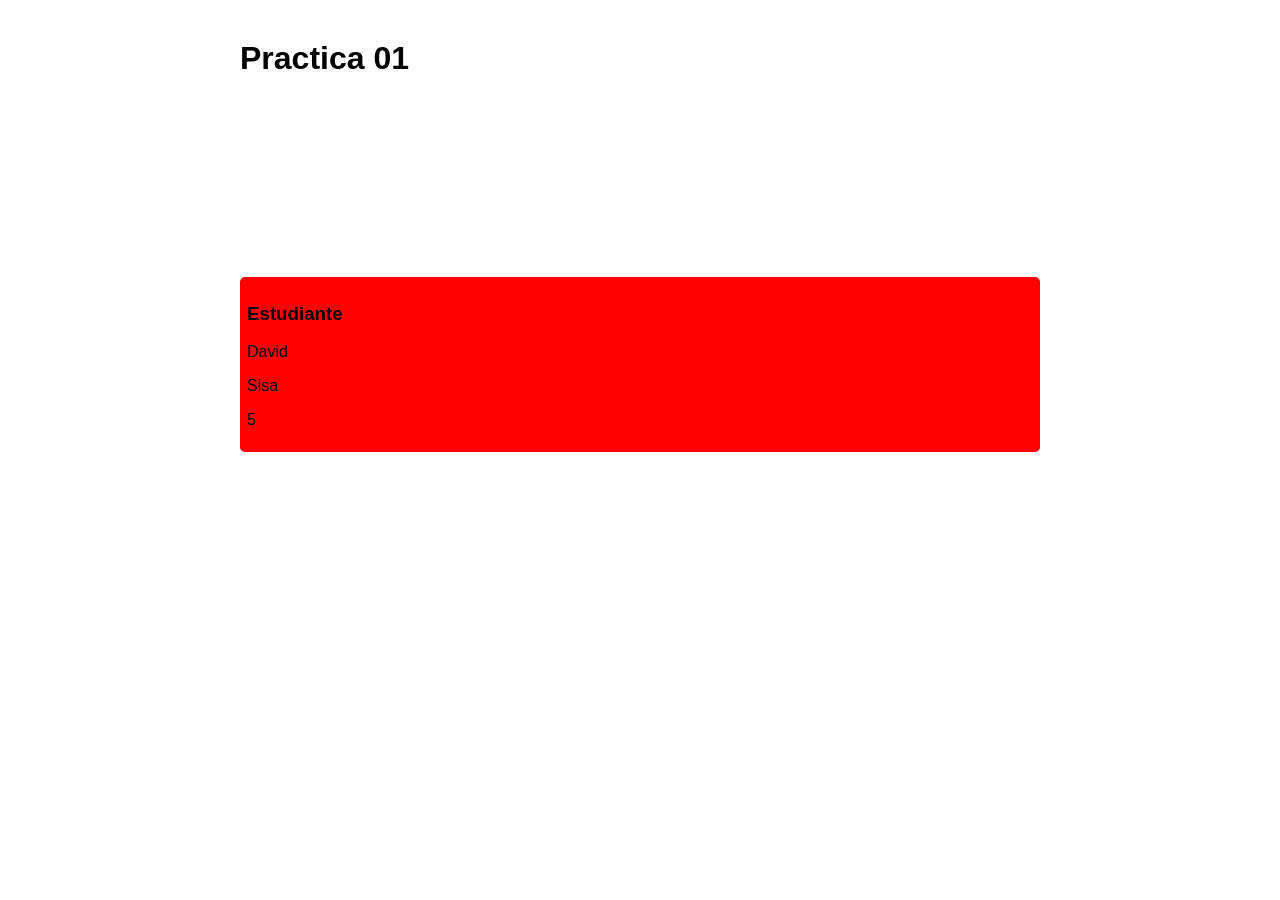
<file: 01-sintaxis/index.html>
<!DOCTYPE html>
<html lang="en">
<head>
    <meta charset="UTF-8">
    <meta name="viewport" content="width=device-width, initial-scale=1.0">
    <title>01-Sintaxis</title>
    <link rel="stylesheet" href="css/style.css">
</head>
<body>
    <h1>Practica 01</h1>
    <section id="info">
        <div class="card">
            <h3>Estudiante</h3>
            <p id="nombre"></p>
            <p id="apellido"></p>
            <p id="ciclo"></p>
        </div>
    </section>
    <script src="js/app.js" defer></script>
</body>
</html>
</file>
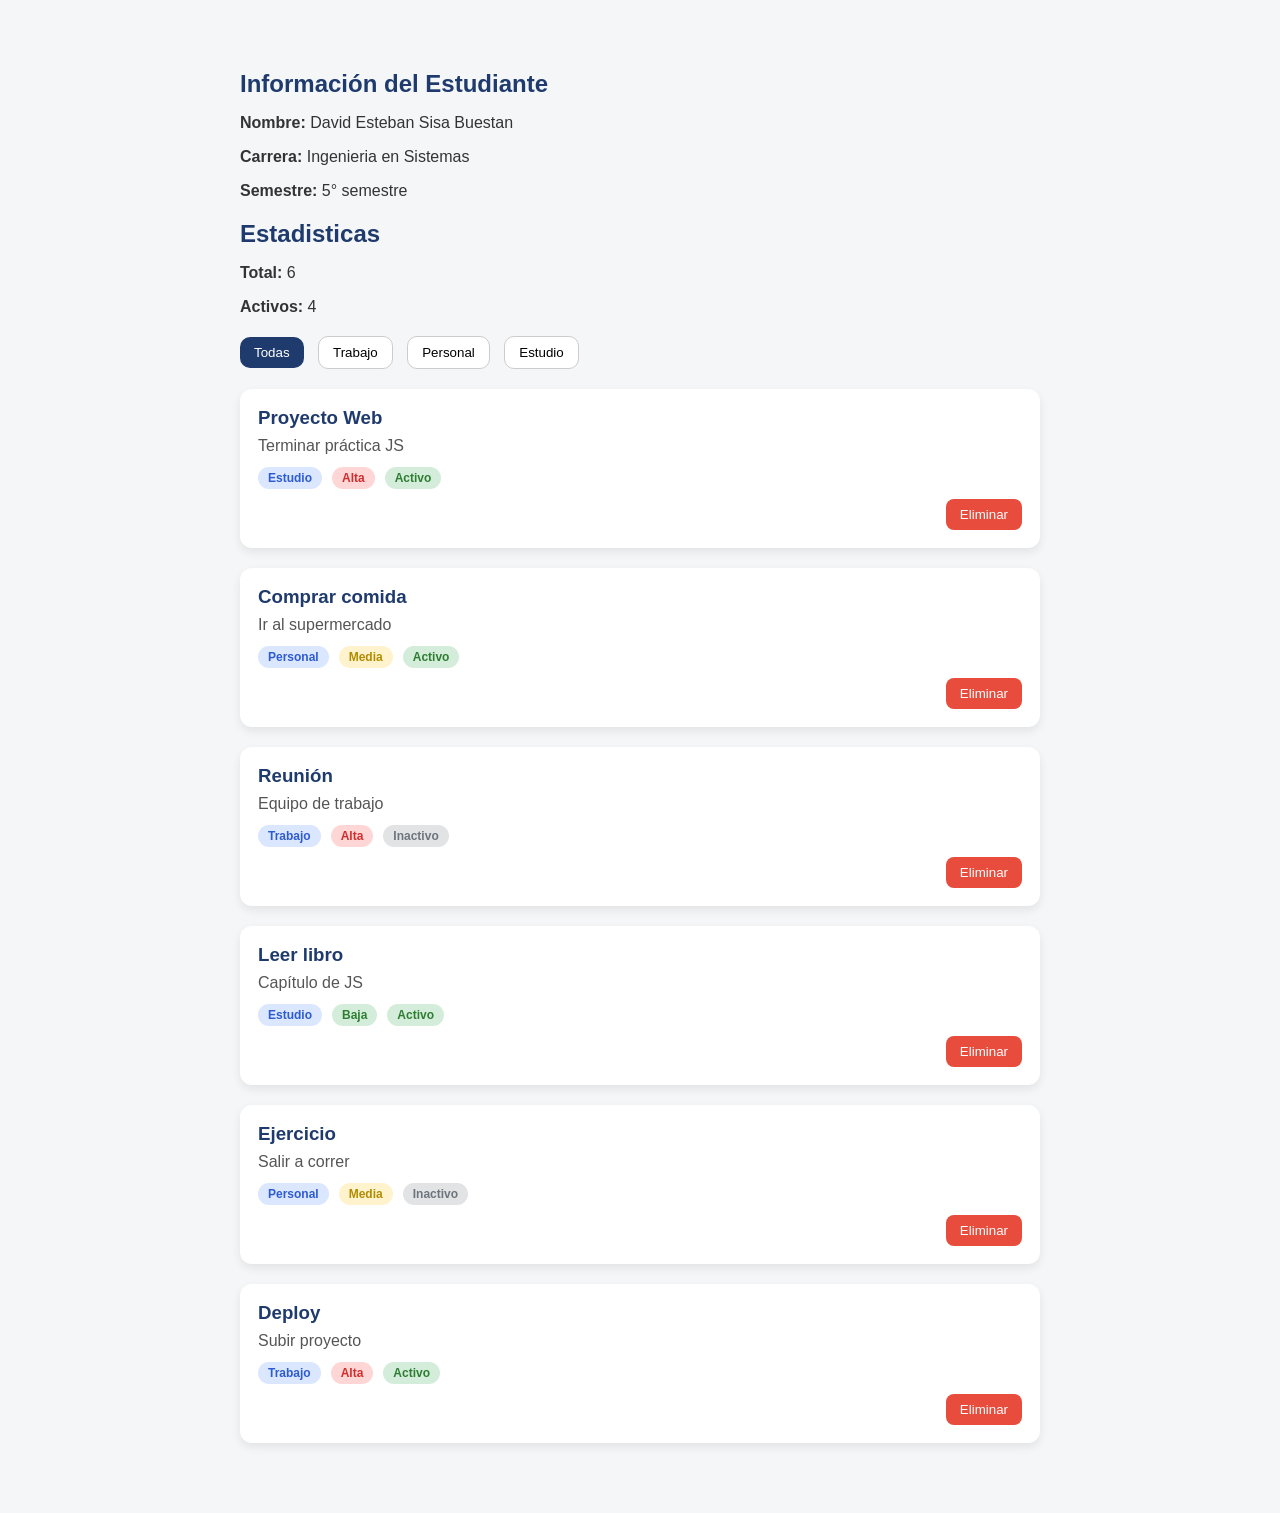
<file: 02-dom-basico/index.html>
<!DOCTYPE html>
<html lang="en">
<head>
    <meta charset="UTF-8">
    <meta name="viewport" content="width=device-width, initial-scale=1.0">
    <link rel="stylesheet" href="css/styles.css">
    <title>Practica 2 - DOM</title>
</head>
    <body>
        <div id="app">
            <div class="info-estudiante">
                <h2>Información del Estudiante</h2>
                <p><strong>Nombre: </strong><span id="estudiante-nombre"></span></p>
                <p><strong>Carrera: </strong><span id="estudiante-carrera"></span></p>
                <p><strong>Semestre: </strong><span id="estudiante-semestre"></span></p>
            </div>
            <div class="estadisticas">
                <h2>Estadisticas</h2>
                <p><strong>Total: </strong><span id="estadisticas-total"></span></p>
                <p><strong>Activos: </strong><span id="estadisticas-activos"></span></p>
            </div>
            <div class="filtros">
                <button class="btn-filtro btn-filtro-activo" data-categoria="todas">Todas</button>
                <button class="btn-filtro" data-categoria="Trabajo">Trabajo</button>
                <button class="btn-filtro" data-categoria="Personal">Personal</button>
                <button class="btn-filtro" data-categoria="Estudio">Estudio</button>
            </div>
            <div class="contenedor-lista"> 
            </div>
        </div>
    <!-- Sin defer ya que esta ubicado al final de body-->
    <script src="js/app.js"> </script>
    </body>
</html>
</file>
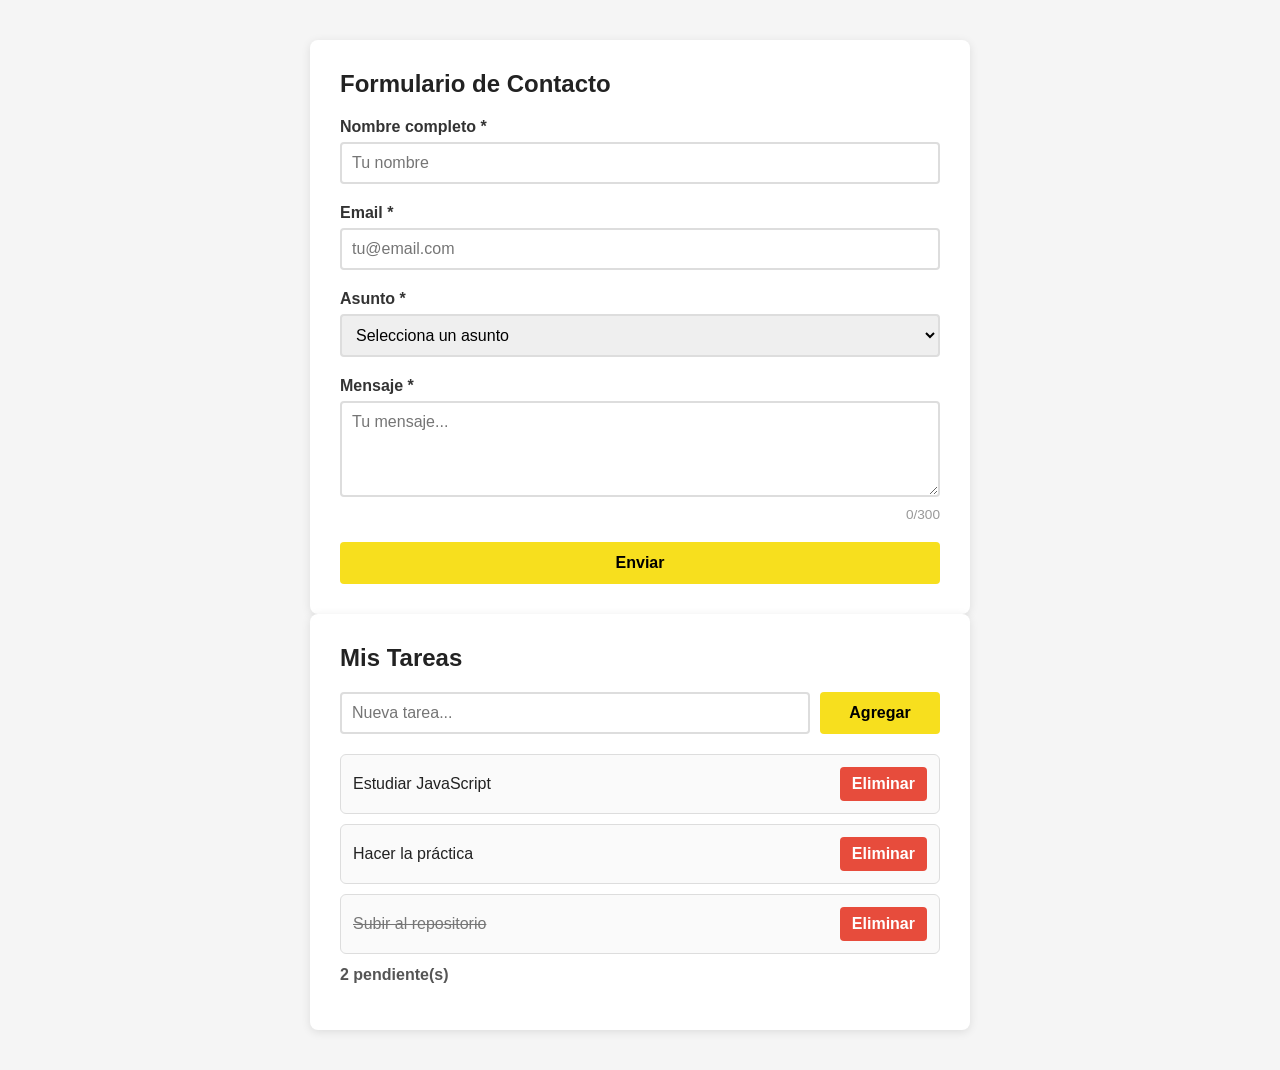
<file: 03-eventos/index.html>
<!DOCTYPE html>
<html lang="en">
<head>
    <meta charset="UTF-8">
    <meta name="viewport" content="width=device-width, initial-scale=1.0">
    <title>Practica 03</title>
    <link rel="stylesheet" href="css/styles.css">
</head>
<body>
     <section class="container">
      <h1>Formulario de Contacto</h1>

      <form id="formulario" novalidate>
        <div class="form-group">
          <label for="nombre">Nombre completo *</label>
          <input type="text" id="nombre" placeholder="Tu nombre">
          <p class="error-msg" id="error-nombre">El nombre es obligatorio y debe tener al menos 3 caracteres</p>
        </div>

        <div class="form-group">
          <label for="email">Email *</label>
          <input type="email" id="email" placeholder="tu@email.com">
          <p class="error-msg" id="error-email">Ingresa un email válido</p>
        </div>

        <div class="form-group">
          <label for="asunto">Asunto *</label>
          <select id="asunto">
            <option value="">Selecciona un asunto</option>
            <option value="consulta">Consulta general</option>
            <option value="soporte">Soporte técnico</option>
            <option value="sugerencia">Sugerencia</option>
          </select>
          <p class="error-msg" id="error-asunto">Selecciona un asunto</p>
        </div>

        <div class="form-group">
          <label for="mensaje">Mensaje *</label>
          <textarea id="mensaje" rows="4" maxlength="300" placeholder="Tu mensaje..."></textarea>
          <p class="char-count"><span id="chars">0</span>/300</p>
          <p class="error-msg" id="error-mensaje">El mensaje debe tener al menos 10 caracteres</p>
        </div>

        <button type="submit">Enviar</button>
      </form>

      <div id="resultado"></div>
    </section>

    <!-- SECCIÓN 2: TAREAS -->
    <section class="container">
      <h2>Mis Tareas</h2>

      <div class="input-group">
        <input type="text" id="nueva-tarea" placeholder="Nueva tarea...">
        <button type="button" id="btn-agregar" data-action="agregar">Agregar</button>
      </div>

      <ul id="lista-tareas"></ul>
      <p id="contador-tareas">0 pendiente(s)</p>
    </section>
    <script src="js/app.js"> </script>
</body>
</html>
</file>
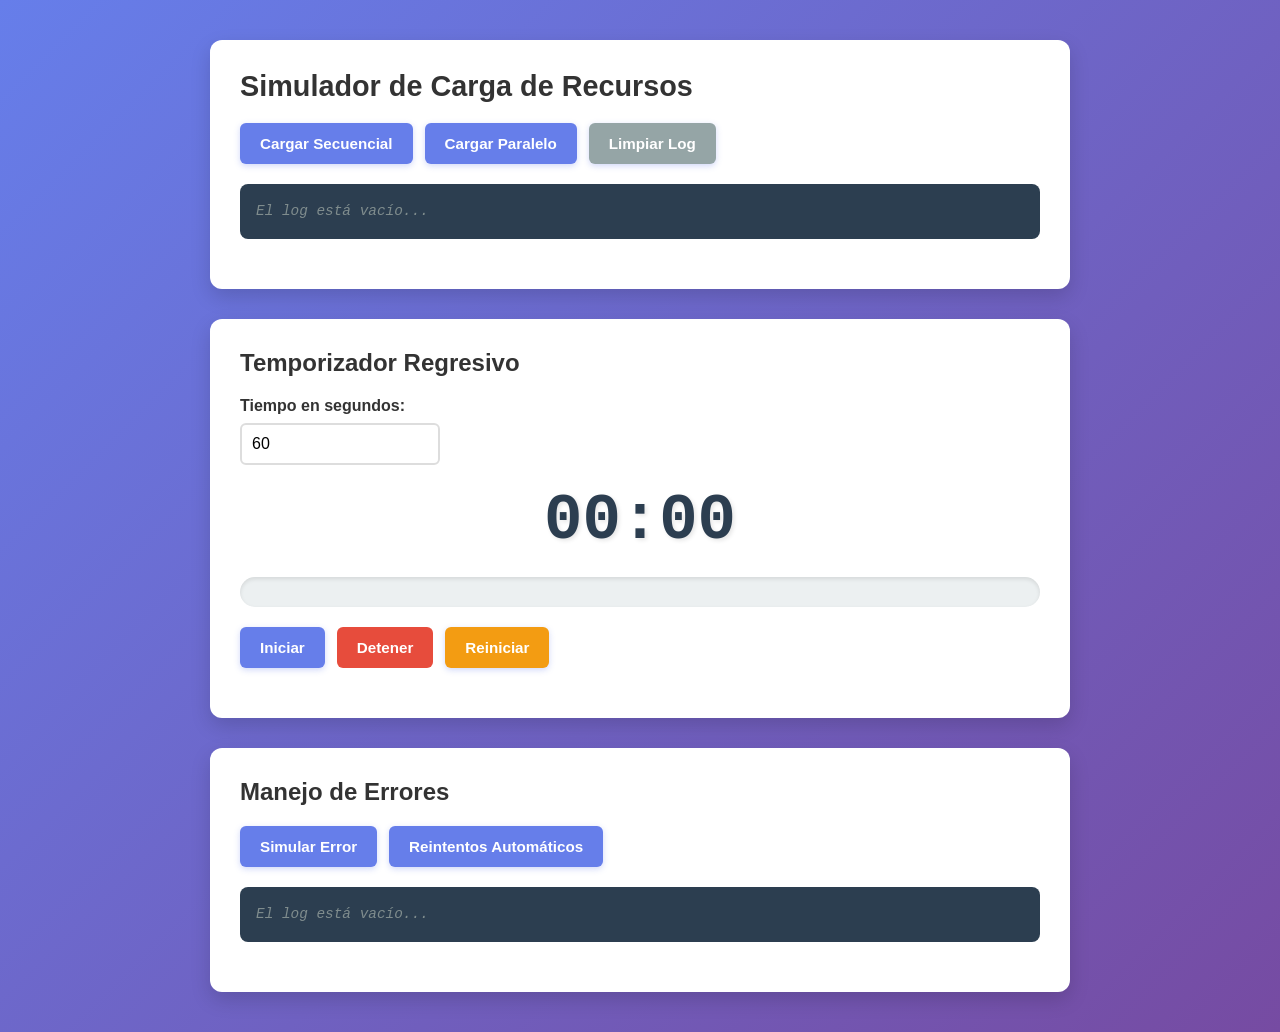
<file: 05-sincronia/index.html>
<!DOCTYPE html>
<html lang="es">
<head>
  <meta charset="UTF-8">
  <meta name="viewport" content="width=device-width, initial-scale=1.0">
  <title>Práctica 5 - Asincronía</title>
  <link rel="stylesheet" href="css/styles.css">
</head>
<body>
  <main class="page">
    <!-- SECCIÓN 1: CARGA SECUENCIAL VS PARALELA -->
    <section class="container">
      <h1>Simulador de Carga de Recursos</h1>
      
      <div class="button-group">
        <button type="button" id="btn-secuencial">Cargar Secuencial</button>
        <button type="button" id="btn-paralelo">Cargar Paralelo</button>
        <button type="button" id="btn-limpiar">Limpiar Log</button>
      </div>

      <div id="log" class="log"></div>
      
      <div id="resultados" class="resultados"></div>
    </section>

    <!-- SECCIÓN 2: TEMPORIZADOR -->
    <section class="container">
      <h2>Temporizador Regresivo</h2>

      <div class="form-group">
        <label for="input-tiempo">Tiempo en segundos:</label>
        <input type="number" id="input-tiempo" value="60" min="1" max="600">
      </div>

      <div id="display" class="display">00:00</div>

      <div class="progress-container">
        <div id="barra-progreso" class="progress-bar"></div>
      </div>

      <div class="button-group">
        <button type="button" id="btn-iniciar">Iniciar</button>
        <button type="button" id="btn-detener">Detener</button>
        <button type="button" id="btn-reiniciar">Reiniciar</button>
      </div>
    </section>

    <!-- SECCIÓN 3: MANEJO DE ERRORES -->
    <section class="container">
      <h2>Manejo de Errores</h2>

      <div class="button-group">
        <button type="button" id="btn-error">Simular Error</button>
        <button type="button" id="btn-reintentos">Reintentos Automáticos</button>
      </div>

      <div id="log-errores" class="log"></div>
    </section>
  </main>

  <script defer src="js/app.js"></script>
</body>
</html>
</file>
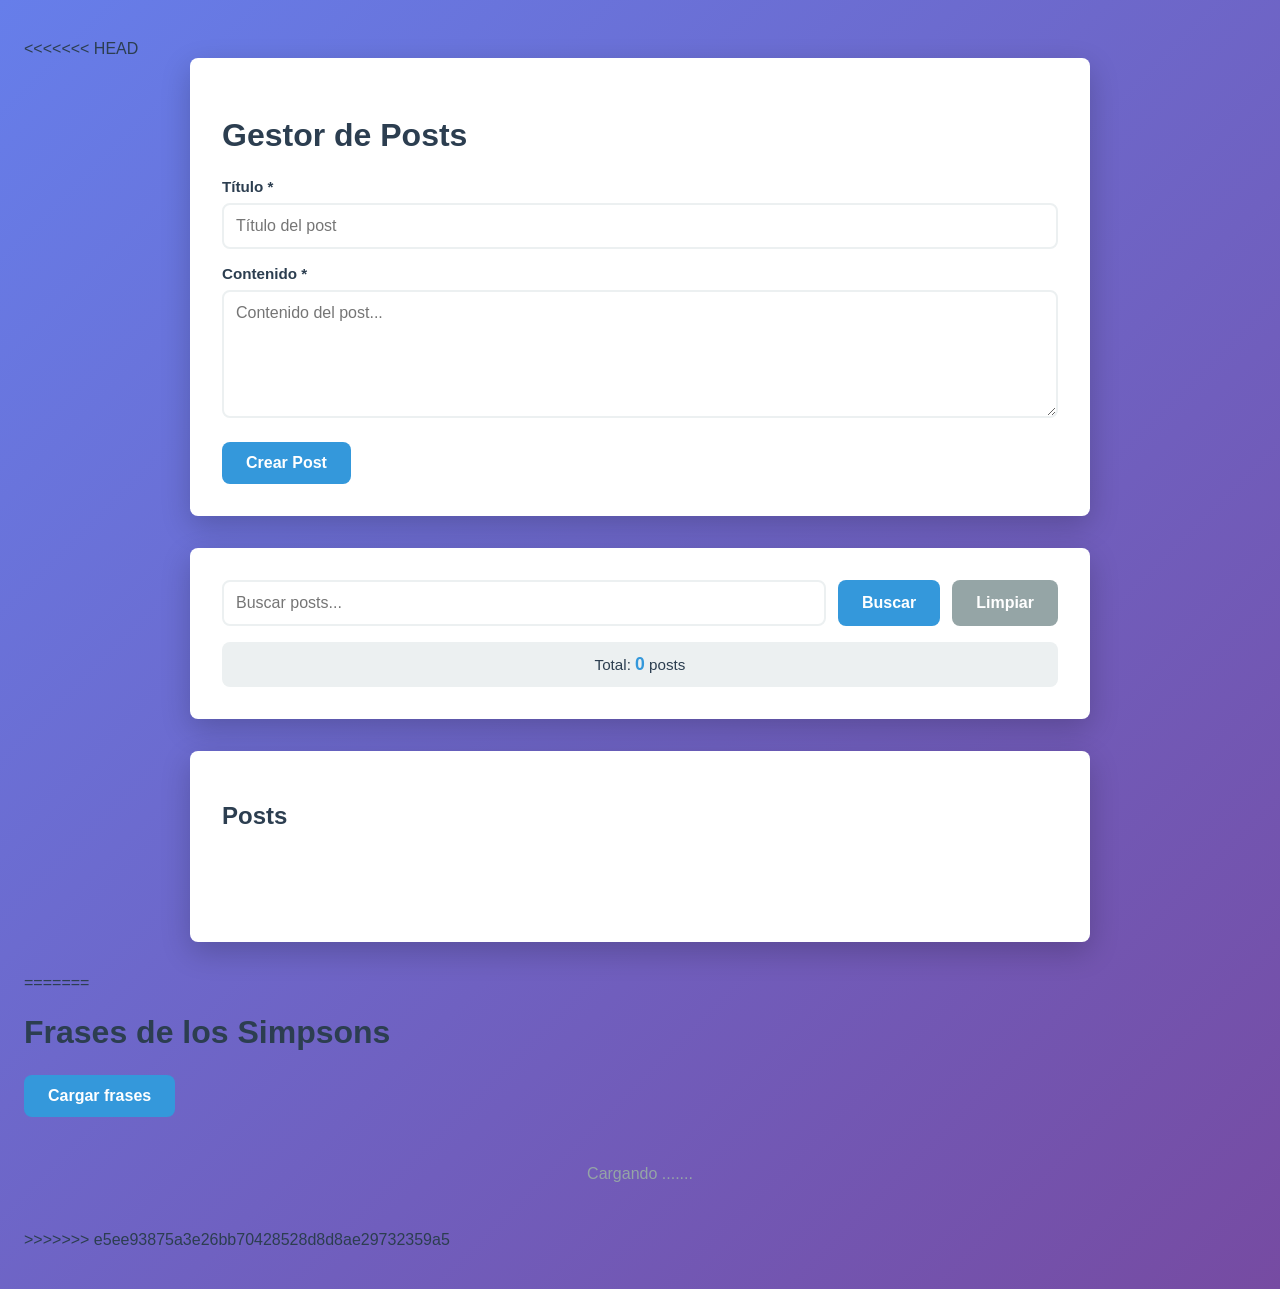
<file: 06-fetch/index.html>
<!DOCTYPE html>
<<<<<<< HEAD
<html lang="es">
<head>
  <meta charset="UTF-8">
  <meta name="viewport" content="width=device-width, initial-scale=1.0">
  <title>Práctica 6 - Fetch API</title>
  <link rel="stylesheet" href="css/styles.css">
</head>
<body>
  <main class="page">
    <!-- SECCIÓN 1: FORMULARIO -->
    <section class="container">
      <h1>Gestor de Posts</h1>
      
      <form id="form-post" class="form-post">
        <input type="hidden" id="post-id">
        
        <div class="form-group">
          <label for="titulo">Título *</label>
          <input type="text" id="titulo" placeholder="Título del post" required>
        </div>

        <div class="form-group">
          <label for="contenido">Contenido *</label>
          <textarea id="contenido" rows="4" placeholder="Contenido del post..." required></textarea>
        </div>

        <div class="form-actions">
          <button type="submit" id="btn-submit">Crear Post</button>
          <button type="button" id="btn-cancelar" class="btn-secondary" style="display: none;">Cancelar</button>
        </div>
      </form>
    </section>

    <!-- SECCIÓN 2: FILTROS Y BÚSQUEDA -->
    <section class="container">
      <div class="search-bar">
        <input type="search" id="input-buscar" placeholder="Buscar posts...">
        <button type="button" id="btn-buscar">Buscar</button>
        <button type="button" id="btn-limpiar" class="btn-secondary">Limpiar</button>
      </div>
      
      <div class="stats">
        <p id="contador">Total: <strong>0</strong> posts</p>
      </div>
    </section>

    <!-- SECCIÓN 3: LISTA DE POSTS -->
    <section class="container">
      <h2>Posts</h2>
      
      <div id="lista-posts" class="lista-posts">
        <!-- Los posts se renderizan aquí dinámicamente -->
      </div>

      <div id="mensaje-estado" class="mensaje-estado"></div>
    </section>
  </main>

  <script defer src="js/apiService.js"></script>
  <script defer src="js/components.js"></script>
  <script defer src="js/app.js"></script>
=======
<html lang="en">
<head>
    <meta charset="UTF-8">
    <meta name="viewport" content="width=device-width, initial-scale=1.0">
    <title>Fetch Simpsons</title>
    <link rel="stylesheet" href="css/styles.css">
</head>
<body>
   
   <h1>Frases de los Simpsons</h1> 
   <button class="btn-cargar">Cargar frases</button>
   <div id="loading" class="loading oculto"> Cargando .......</div>
   <div id="contenedor"></div>
   <script src="js/app.js"></script>
>>>>>>> e5ee93875a3e26bb70428528d8d8ae29732359a5
</body>
</html>
</file>
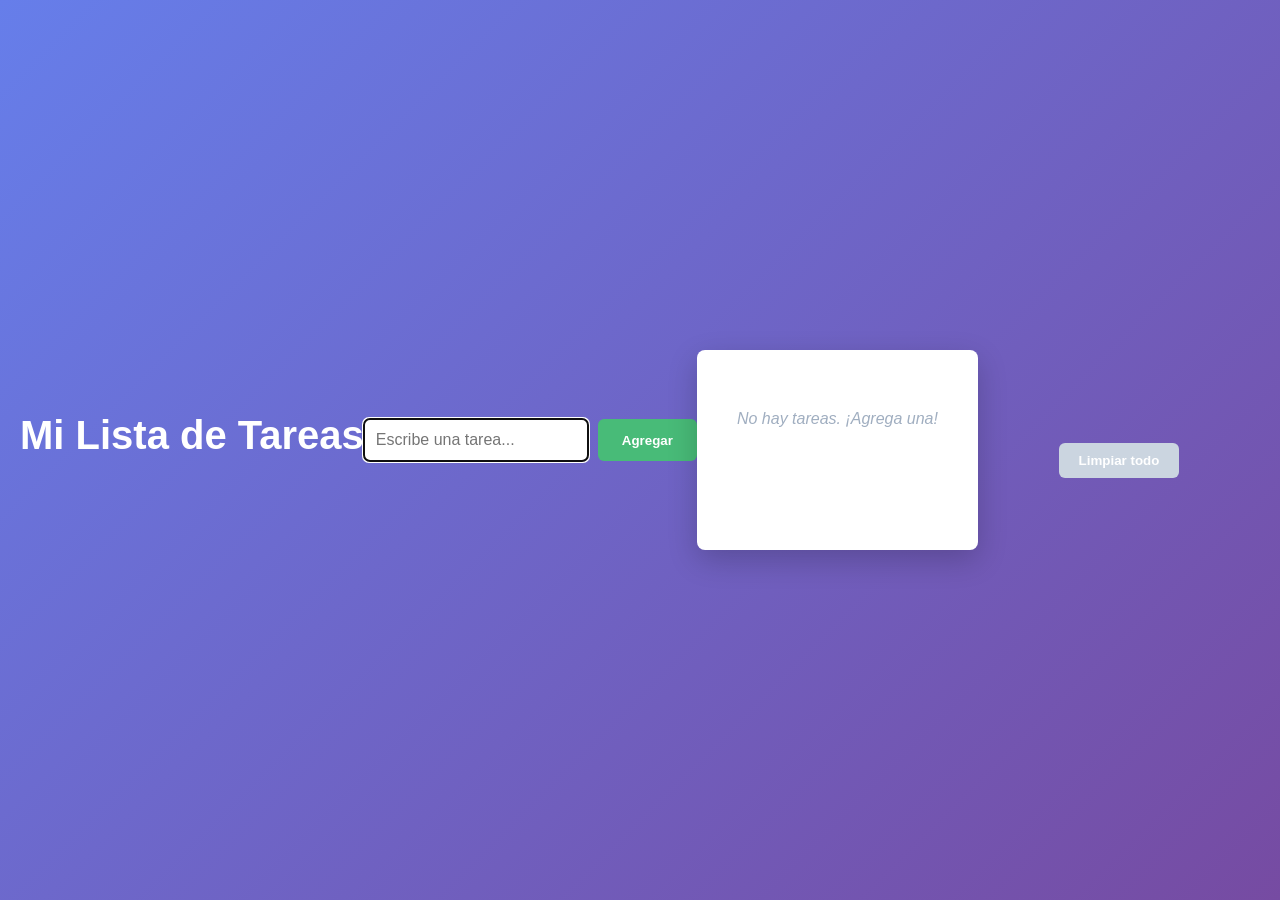
<file: 07-ejemplo/index.html>
<!DOCTYPE html>
<html lang="es">
<head>
  <meta charset="UTF-8">
  <title>Web Storage - Lista de Tareas</title>
  <link rel="stylesheet" href="css/styles.css">
</head>
<body>

  <h1>Mi Lista de Tareas</h1>

  <div class="formulario">
    <input 
      type="text" 
      id="input-tarea" 
      placeholder="Escribe una tarea..."
      autocomplete="off"
    >
    <button id="btn-agregar">Agregar</button>
  </div>

  <div id="lista-tareas" class="lista-tareas"></div>

  <button id="btn-limpiar" class="btn-limpiar">Limpiar todo</button>

  <script src="js/app.js"></script>
</body>
</html>
</file>
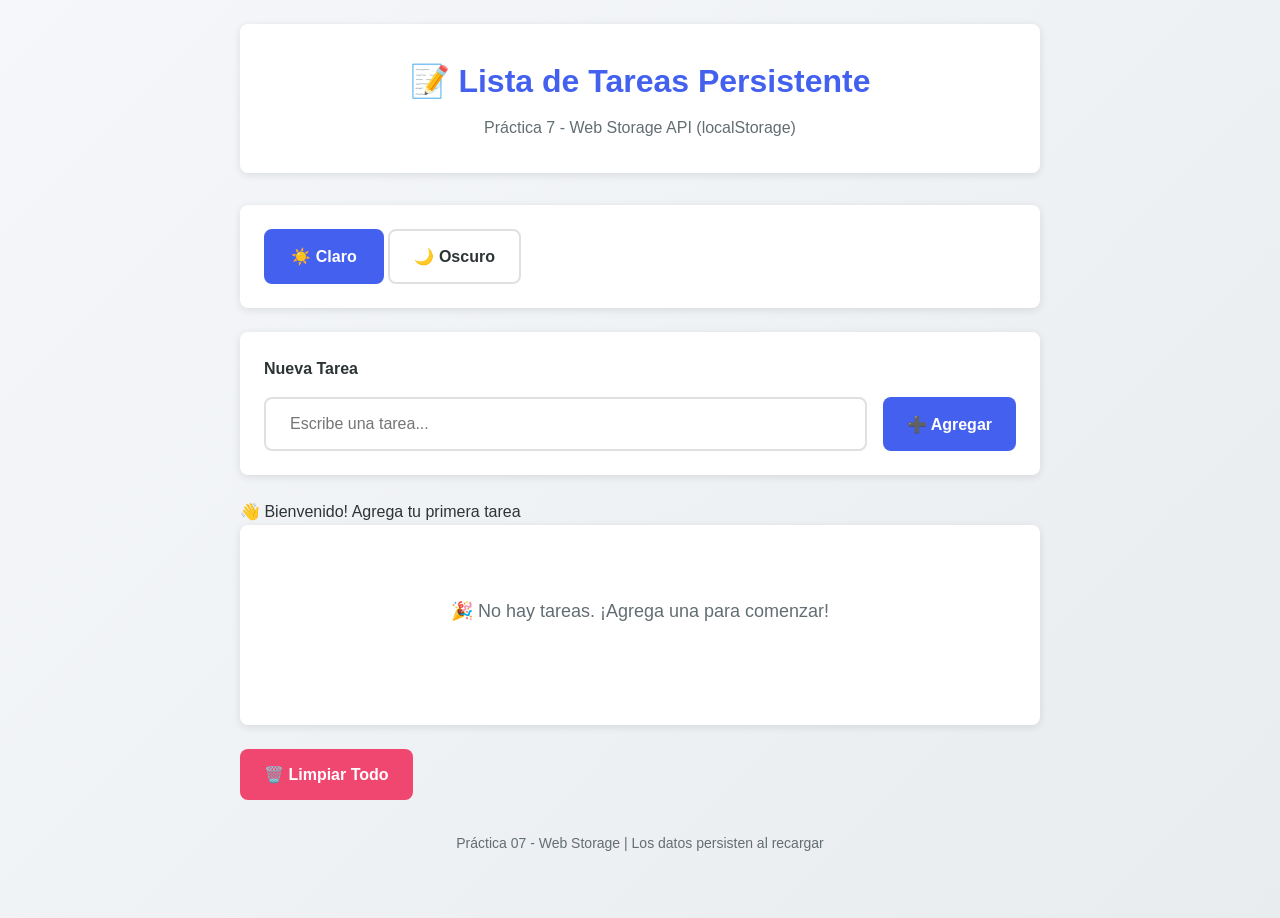
<file: 07-storage/index.html>
<!DOCTYPE html>
<html lang="es">
<head>
  <meta charset="UTF-8">
  <meta name="viewport" content="width=device-width, initial-scale=1.0">
  <title>Práctica 07 - Web Storage | Lista de Tareas</title>
  <link rel="stylesheet" href="css/styles.css">
</head>
<body>
  <div class="container">
    <!-- Header -->
    <header class="header">
      <h1 class="header__title">📝 Lista de Tareas Persistente</h1>
      <p class="header__subtitle">Práctica 7 - Web Storage API (localStorage)</p>
    </header>

    <!-- Selector de tema simple -->
    <section class="theme-selector">
      <button class="theme-btn theme-btn--active" data-theme="claro">☀️ Claro</button>
      <button class="theme-btn" data-theme="oscuro">🌙 Oscuro</button>
    </section>

    <!-- Formulario para crear tarea -->
    <section class="form-section">
      <form class="task-form" id="form-tarea">
        <div class="form-group">
          <label for="input-tarea" class="form-label">Nueva Tarea</label>
          <div class="form-input-group">
            <input 
              type="text" 
              id="input-tarea" 
              class="form-input" 
              placeholder="Escribe una tarea..." 
              maxlength="100"
              required
              autocomplete="off"
            >
            <button type="submit" class="btn btn--primary">
              ➕ Agregar
            </button>
          </div>
        </div>
      </form>
    </section>

    <!-- Mensaje de estado -->
    <div id="mensaje-estado" class="mensaje oculto"></div>

    <!-- Lista de tareas -->
    <section class="tasks-section">
      <ul class="tasks-list" id="lista-tareas">
        <!-- Las tareas se renderizan aquí -->
      </ul>
    </section>

    <!-- Botón limpiar todo -->
    <section class="actions">
      <button class="btn btn--danger" id="btn-limpiar">
        🗑️ Limpiar Todo
      </button>
    </section>

    <!-- Footer -->
    <footer class="footer">
      <p>Práctica 07 - Web Storage | Los datos persisten al recargar</p>
    </footer>
  </div>

  <!-- Scripts -->
  <script src="js/storage.js"></script>
  <script src="js/app.js"></script>
</body>
</html>
</file>
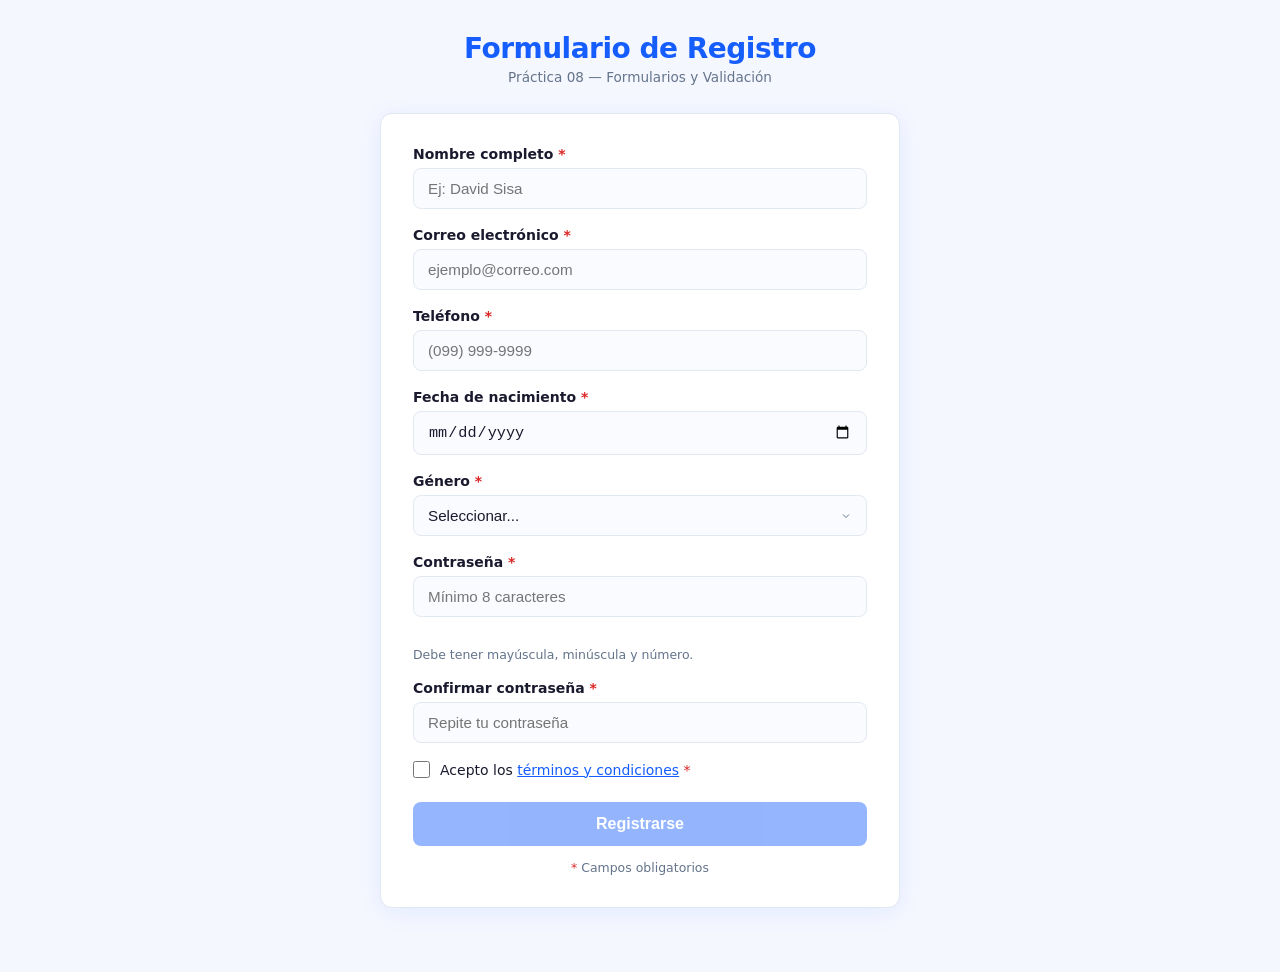
<file: 08-formulario/index.html>
<!DOCTYPE html>
<html lang="es">
<head>
  <meta charset="UTF-8">
  <meta name="viewport" content="width=device-width, initial-scale=1.0">
  <title>Práctica 08 - Formularios y Validación</title>
  <link rel="stylesheet" href="css/styles.css">
</head>
<body>
  <div class="page">
    <header class="header">
      <h1 class="header__title">Formulario de Registro</h1>
      <p class="header__subtitle">Práctica 08 — Formularios y Validación</p>
    </header>
    <main class="main">
      <div id="mensaje-exito" class="mensaje-exito oculto"></div>
      <form id="form-registro" class="form" novalidate>
        <div class="campo-grupo">
          <label class="campo-label" for="nombre">Nombre completo <span class="requerido">*</span></label>
        <input class="campo-input" type="text" id="nombre" name="nombre" placeholder="Ej: David Sisa" required minlength="3" maxlength="50" autocomplete="off">
        </div>
        <div class="campo-grupo">
          <label class="campo-label" for="email">Correo electrónico <span class="requerido">*</span></label>
        <input class="campo-input" type="email" id="email" name="email" placeholder="ejemplo@correo.com" required autocomplete="off">
        </div>
        <div class="campo-grupo">
          <label class="campo-label" for="telefono">Teléfono <span class="requerido">*</span></label>
          <input class="campo-input" type="tel" id="telefono" name="telefono" placeholder="(099) 999-9999" required autocomplete="off">
        </div>
        <div class="campo-grupo">
          <label class="campo-label" for="fecha_nacimiento">Fecha de nacimiento <span class="requerido">*</span></label>
          <input class="campo-input" type="date" id="fecha_nacimiento" name="fecha_nacimiento" required>
        </div>
        <div class="campo-grupo">
          <label class="campo-label" for="genero">Género <span class="requerido">*</span></label>
          <select class="campo-input campo-select" id="genero" name="genero" required>
            <option value="">Seleccionar...</option>
            <option value="masculino">Masculino</option>
            <option value="femenino">Femenino</option>
            <option value="otro">Prefiero no decir</option>
          </select>
        </div>
        <div class="campo-grupo">
          <label class="campo-label" for="password">Contraseña <span class="requerido">*</span></label>
          <input class="campo-input" type="password" id="password" name="password" placeholder="Mínimo 8 caracteres" required minlength="8" autocomplete="new-password">
          <div id="password-strength" class="password-strength"></div>
          <p class="campo-ayuda">Debe tener mayúscula, minúscula y número.</p>
        </div>

        <div class="campo-grupo">
          <label class="campo-label" for="confirmar">Confirmar contraseña <span class="requerido">*</span></label>
          <input class="campo-input" type="password" id="confirmar" name="confirmar_password" placeholder="Repite tu contraseña" required autocomplete="new-password">
        </div>

        <div class="campo-grupo campo-grupo--checkbox">
          <label class="campo-label--checkbox">
            <input class="campo-checkbox" type="checkbox" id="terminos" name="terminos" required>
            <span>Acepto los <a href="#" class="link">términos y condiciones</a> <span class="requerido">*</span></span>
          </label>
        </div>

        <button type="submit" id="btn-enviar" class="btn-enviar" disabled>
          Registrarse
        </button>

        <p class="form__nota"><span class="requerido">*</span> Campos obligatorios</p>
      </form>
    </main>
  </div>
  <script src="js/validacion.js"></script>
  <script src="js/app.js"></script>
</body>
</html>
</file>
<file: 01-sintaxis/css/style.css>
body {
    font-family: Arial;
    max-width: 800px;
    margin: 40px auto;
}

.card {
    background: red;
    padding: 7px;
    margin: 200px 0;
    border-radius: 5px;
}
</file>
<file: 02-dom-basico/css/styles.css>
body {
  margin: 0;
  font-family: Arial, sans-serif;
  background-color: #f4f6f8;
  color: #333;
}


#app {
  max-width: 800px;
  margin: 30px auto;
  padding: 20px;
}


h2 {
  color: #1f3b6d;
  margin-bottom: 10px;
}


.info-estudiante,
.estadisticas {
  margin-bottom: 20px;
}

.filtros {
  margin-bottom: 20px;
}

.btn-filtro {
  padding: 8px 14px;
  border: 1px solid #ccc;
  background-color: #fff;
  border-radius: 10px;
  margin-right: 10px;
  cursor: pointer;
  transition: 0.2s;
}

.btn-filtro:hover {
  background-color: #eee;
}

.btn-filtro-activo {
  background-color: #1f3b6d;
  color: white;
  border: none;
}


.card {
  background-color: #fff;
  border-radius: 12px;
  padding: 18px;
  margin-bottom: 20px;
  box-shadow: 0 4px 10px rgba(0,0,0,0.08);
}


.card h3 {
  margin: 0;
  color: #1f3b6d;
}


.card p {
  margin: 8px 0 12px;
  color: #555;
}


.badges {
  display: flex;
  gap: 10px;
  margin-bottom: 10px;
}

.badge {
  padding: 4px 10px;
  border-radius: 12px;
  font-size: 12px;
  font-weight: bold;
}


.badge-categoria {
  background-color: #dbe7ff;
  color: #2d5bd1;
}


.prioridad-alta {
  background-color: #ffd6d6;
  color: #d12d2d;
}

.prioridad-media {
  background-color: #fff3cd;
  color: #b38b00;
}

.prioridad-baja {
  background-color: #d4edda;
  color: #2e7d32;
}


.estado-activo {
  background-color: #d4edda;
  color: #2e7d32;
}

.estado-inactivo {
  background-color: #e2e3e5;
  color: #6c757d;
}


.card-actions {
  display: flex;
  justify-content: flex-end;
}


.btn-eliminar {
  background-color: #e74c3c;
  color: white;
  border: none;
  padding: 8px 14px;
  border-radius: 8px;
  cursor: pointer;
  transition: 0.2s;
}

.btn-eliminar:hover {
  background-color: #c0392b;
}
</file>
<file: 03-eventos/css/styles.css>
* {
    box-sizing: border-box;
}

body {
    font-family: Arial, sans-serif;
    max-width: 700px;
    margin: 40px auto;
    padding: 0 20px;
    background: #f5f5f5;
    color: #222;
}

.page {
    display: flex;
    flex-direction: column;
    gap: 24px;
}

.container {
    background: #ffffff;
    padding: 30px;
    border-radius: 8px;
    box-shadow: 0 2px 10px rgba(0, 0, 0, 0.1);
}

h1,
h2 {
    margin-top: 0;
    margin-bottom: 20px;
}

.form-group {
    margin-bottom: 20px;
}

label {
    display: block;
    margin-bottom: 6px;
    font-weight: bold;
    color: #333;
}

input,
select,
textarea,
button {
    font: inherit;
}

input,
select,
textarea {
    width: 100%;
    padding: 10px;
    border: 2px solid #ddd;
    border-radius: 4px;
    transition: border-color 0.2s ease, box-shadow 0.2s ease;
}

input:focus,
select:focus,
textarea:focus {
    border-color: #f7df1e;
    outline: none;
    box-shadow: 0 0 0 3px rgba(247, 223, 30, 0.2);
}

.error {
    border-color: #e74c3c !important;
}

.error-msg {
    display: none;
    margin-top: 6px;
    margin-bottom: 0;
    color: #e74c3c;
    font-size: 0.85rem;
}

.error-msg.visible {
    display: block;
}

.char-count {
    text-align: right;
    color: #999;
    font-size: 0.85rem;
    margin-top: 6px;
    margin-bottom: 0;
}

button {
    border: none;
    border-radius: 4px;
    padding: 12px 16px;
    background: #f7df1e;
    cursor: pointer;
    font-weight: bold;
    transition: background 0.2s ease, transform 0.2s ease;
}

button:hover {
    background: #e6cf1a;
}

button:active {
    transform: scale(0.98);
}

form button[type="submit"] {
    width: 100%;
}

#resultado {
    display: none;
    margin-top: 20px;
    padding: 15px;
    background: #e8f5e9;
    border-radius: 4px;
    border: 1px solid #c8e6c9;
}

#resultado.visible {
    display: block;
}

#resultado strong {
    display: block;
    margin-bottom: 10px;
}

#resultado p {
    margin: 6px 0;
}

.input-group {
    display: flex;
    gap: 10px;
    margin-bottom: 20px;
}

.input-group input {
    flex: 1;
}

#btn-agregar {
    min-width: 120px;
}

#lista-tareas {
    list-style: none;
    padding: 0;
    margin: 0;
}

.tarea-item {
    display: flex;
    align-items: center;
    justify-content: space-between;
    gap: 10px;
    padding: 12px;
    border: 1px solid #ddd;
    border-radius: 6px;
    background: #fafafa;
    margin-bottom: 10px;
}

.tarea-texto {
    flex: 1;
    cursor: pointer;
}

.tarea-item.completada .tarea-texto {
    text-decoration: line-through;
    color: #777;
}

.btn-eliminar {
    background: #e74c3c;
    color: #fff;
    padding: 8px 12px;
}

.btn-eliminar:hover {
    background: #cf3f31;
}

.estado-vacio {
    padding: 14px;
    border: 1px dashed #bbb;
    border-radius: 6px;
    text-align: center;
    color: #666;
    background: #fcfcfc;
}

#contador-tareas {
    margin-top: 12px;
    color: #555;
    font-weight: bold;
}

@media (max-width: 600px) {
    body {
        margin: 20px auto;
        padding: 0 12px;
    }

    .container {
        padding: 20px;
    }

    .input-group {
        flex-direction: column;
    }

    #btn-agregar {
        width: 100%;
    }

    .tarea-item {
        flex-direction: column;
        align-items: stretch;
    }

    .btn-eliminar {
        width: 100%;
    }
}
</file>
<file: 05-sincronia/css/styles.css>
* {
    box-sizing: border-box;
}

body {
    font-family: 'Segoe UI', Tahoma, Geneva, Verdana, sans-serif;
    max-width: 900px;
    margin: 40px auto;
    padding: 0 20px;
    background: linear-gradient(135deg, #667eea 0%, #764ba2 100%);
    color: #222;
    min-height: 100vh;
}

.page {
    display: flex;
    flex-direction: column;
    gap: 30px;
}

.container {
    background: #ffffff;
    padding: 30px;
    border-radius: 12px;
    box-shadow: 0 8px 20px rgba(0, 0, 0, 0.15);
}

h1,
h2 {
    margin-top: 0;
    margin-bottom: 20px;
    color: #333;
}

h1 {
    font-size: 1.8rem;
}

h2 {
    font-size: 1.5rem;
}

/* Botones */
.button-group {
    display: flex;
    gap: 12px;
    margin-bottom: 20px;
    flex-wrap: wrap;
}

button {
    border: none;
    border-radius: 6px;
    padding: 12px 20px;
    background: #667eea;
    color: white;
    cursor: pointer;
    font-weight: 600;
    font-size: 0.95rem;
    transition: all 0.3s ease;
    box-shadow: 0 2px 6px rgba(102, 126, 234, 0.3);
}

button:hover {
    background: #5568d3;
    transform: translateY(-2px);
    box-shadow: 0 4px 12px rgba(102, 126, 234, 0.4);
}

button:active {
    transform: translateY(0);
}

button:disabled {
    background: #ccc;
    cursor: not-allowed;
    transform: none;
    box-shadow: none;
}

#btn-limpiar {
    background: #95a5a6;
}

#btn-limpiar:hover {
    background: #7f8c8d;
}

#btn-detener {
    background: #e74c3c;
}

#btn-detener:hover {
    background: #c0392b;
}

#btn-reiniciar {
    background: #f39c12;
}

#btn-reiniciar:hover {
    background: #d68910;
}

/* Log */
.log {
    background: #2c3e50;
    color: #ecf0f1;
    padding: 16px;
    border-radius: 8px;
    font-family: 'Courier New', monospace;
    font-size: 0.9rem;
    max-height: 300px;
    overflow-y: auto;
    margin-bottom: 20px;
    line-height: 1.6;
}

.log:empty::before {
    content: 'El log está vacío...';
    color: #7f8c8d;
    font-style: italic;
}

.log-item {
    padding: 6px 0;
    border-bottom: 1px solid rgba(255, 255, 255, 0.1);
}

.log-item:last-child {
    border-bottom: none;
}

.log-info {
    color: #3498db;
}

.log-success {
    color: #2ecc71;
}

.log-error {
    color: #e74c3c;
}

.log-warning {
    color: #f39c12;
}

/* Resultados */
.resultados {
    display: none;
    background: #ecf0f1;
    padding: 16px;
    border-radius: 8px;
    border-left: 4px solid #667eea;
}

.resultados.visible {
    display: block;
}

.resultados h3 {
    margin-top: 0;
    margin-bottom: 12px;
    color: #2c3e50;
}

.resultados p {
    margin: 8px 0;
    color: #34495e;
    font-weight: 500;
}

/* Formulario */
.form-group {
    margin-bottom: 20px;
}

label {
    display: block;
    margin-bottom: 8px;
    font-weight: 600;
    color: #333;
}

input[type="number"] {
    width: 100%;
    max-width: 200px;
    padding: 10px;
    border: 2px solid #ddd;
    border-radius: 6px;
    font-size: 1rem;
    transition: border-color 0.3s ease;
}

input[type="number"]:focus {
    border-color: #667eea;
    outline: none;
    box-shadow: 0 0 0 3px rgba(102, 126, 234, 0.1);
}

/* Display del temporizador */
.display {
    font-size: 4rem;
    font-weight: 700;
    text-align: center;
    color: #2c3e50;
    margin: 20px 0;
    font-family: 'Courier New', monospace;
    text-shadow: 2px 2px 4px rgba(0, 0, 0, 0.1);
}

.display.alerta {
    color: #e74c3c;
    animation: pulso 0.5s ease-in-out infinite;
}

@keyframes pulso {

    0%,
    100% {
        transform: scale(1);
    }

    50% {
        transform: scale(1.05);
    }
}

/* Barra de progreso */
.progress-container {
    width: 100%;
    height: 30px;
    background: #ecf0f1;
    border-radius: 15px;
    overflow: hidden;
    margin-bottom: 20px;
    box-shadow: inset 0 2px 4px rgba(0, 0, 0, 0.1);
}

.progress-bar {
    height: 100%;
    width: 0%;
    background: linear-gradient(90deg, #667eea 0%, #764ba2 100%);
    transition: width 0.3s ease, background 0.3s ease;
    border-radius: 15px;
    box-shadow: 0 2px 6px rgba(102, 126, 234, 0.4);
}

.progress-bar.alerta {
    background: linear-gradient(90deg, #e74c3c 0%, #c0392b 100%);
}

/* Scrollbar personalizada para el log */
.log::-webkit-scrollbar {
    width: 8px;
}

.log::-webkit-scrollbar-track {
    background: #34495e;
    border-radius: 4px;
}

.log::-webkit-scrollbar-thumb {
    background: #667eea;
    border-radius: 4px;
}

.log::-webkit-scrollbar-thumb:hover {
    background: #5568d3;
}

/* Responsive */
@media (max-width: 600px) {
    body {
        margin: 20px auto;
    }

    .container {
        padding: 20px;
    }

    h1 {
        font-size: 1.5rem;
    }

    h2 {
        font-size: 1.3rem;
    }

    .display {
        font-size: 3rem;
    }

    button {
        padding: 10px 16px;
        font-size: 0.9rem;
    }

    .button-group {
        gap: 8px;
    }
}
</file>
<file: 06-fetch/css/styles.css>
<<<<<<< HEAD
/* ===========================
   RESET Y VARIABLES
=========================== */

* {
    margin: 0;
    padding: 0;
    box-sizing: border-box;
}

:root {
    --primary: #3498db;
    --primary-dark: #2980b9;
    --success: #2ecc71;
    --danger: #e74c3c;
    --warning: #f39c12;
    --dark: #2c3e50;
    --gray: #95a5a6;
    --light: #ecf0f1;
    --white: #ffffff;
    --shadow: rgba(0, 0, 0, 0.1);
    --shadow-md: rgba(0, 0, 0, 0.15);
    --shadow-lg: rgba(0, 0, 0, 0.2);
    --radius: 8px;
    --transition: all 0.3s ease;
}

body {
    font-family: 'Segoe UI', Tahoma, Geneva, Verdana, sans-serif;
    background: linear-gradient(135deg, #667eea 0%, #764ba2 100%);
    min-height: 100vh;
    padding: 2rem 1rem;
    color: var(--dark);
}

.page {
    max-width: 900px;
    margin: 0 auto;
}

/* ===========================
   CONTENEDORES
=========================== */

.container {
    background: var(--white);
    border-radius: var(--radius);
    padding: 2rem;
    margin-bottom: 2rem;
    box-shadow: 0 10px 30px var(--shadow-lg);
}

h1 {
    color: var(--dark);
    margin-bottom: 1.5rem;
    font-size: 2rem;
}

h2 {
    color: var(--dark);
    margin-bottom: 1rem;
    font-size: 1.5rem;
}

/* ===========================
   FORMULARIO
=========================== */

.form-post {
    display: flex;
    flex-direction: column;
    gap: 1rem;
}

.form-group {
    display: flex;
    flex-direction: column;
    gap: 0.5rem;
}

.form-group label {
    font-weight: 600;
    color: var(--dark);
    font-size: 0.95rem;
}

.form-group input,
.form-group textarea {
    padding: 0.75rem;
    border: 2px solid var(--light);
    border-radius: var(--radius);
    font-size: 1rem;
    font-family: inherit;
    transition: var(--transition);
}

.form-group input:focus,
.form-group textarea:focus {
    outline: none;
    border-color: var(--primary);
    box-shadow: 0 0 0 3px rgba(52, 152, 219, 0.1);
}

.form-group textarea {
    resize: vertical;
    min-height: 100px;
}

.form-actions {
    display: flex;
    gap: 1rem;
    margin-top: 0.5rem;
}

button {
    padding: 0.75rem 1.5rem;
    border: none;
    border-radius: var(--radius);
    font-size: 1rem;
    font-weight: 600;
    cursor: pointer;
    transition: var(--transition);
    font-family: inherit;
}

button[type="submit"],
button:not(.btn-secondary):not(.btn-danger):not(.btn-editar):not(.btn-eliminar) {
    background: var(--primary);
    color: var(--white);
}

button[type="submit"]:hover {
    background: var(--primary-dark);
    transform: translateY(-2px);
    box-shadow: 0 4px 12px var(--shadow-md);
}

button[type="submit"]:active {
    transform: translateY(0);
}

button:disabled {
    opacity: 0.6;
    cursor: not-allowed;
    transform: none !important;
}

.btn-secondary {
    background: var(--gray);
    color: var(--white);
}

.btn-secondary:hover {
    background: #7f8c8d;
}

/* ===========================
   BÚSQUEDA Y FILTROS
=========================== */

.search-bar {
    display: flex;
    gap: 0.75rem;
    margin-bottom: 1rem;
}

.search-bar input {
    flex: 1;
    padding: 0.75rem;
    border: 2px solid var(--light);
    border-radius: var(--radius);
    font-size: 1rem;
}

.search-bar input:focus {
    outline: none;
    border-color: var(--primary);
    box-shadow: 0 0 0 3px rgba(52, 152, 219, 0.1);
}

.stats {
    padding: 0.75rem;
    background: var(--light);
    border-radius: var(--radius);
    text-align: center;
}

.stats p {
    margin: 0;
    color: var(--dark);
    font-size: 0.95rem;
}

.stats strong {
    color: var(--primary);
    font-size: 1.1rem;
}

/* ===========================
   LISTA DE POSTS
=========================== */

.lista-posts {
    display: grid;
    gap: 1.5rem;
}

.post-card {
    background: var(--white);
    border: 2px solid var(--light);
    border-radius: var(--radius);
    padding: 1.5rem;
    transition: var(--transition);
}

.post-card:hover {
    border-color: var(--primary);
    box-shadow: 0 4px 12px var(--shadow-md);
    transform: translateY(-2px);
}

.post-card-header {
    display: flex;
    justify-content: space-between;
    align-items: start;
    margin-bottom: 1rem;
    gap: 1rem;
}

.post-card-title {
    font-size: 1.25rem;
    color: var(--dark);
    font-weight: 600;
    margin: 0;
    flex: 1;
}

.post-card-id {
    background: var(--primary);
    color: var(--white);
    padding: 0.25rem 0.75rem;
    border-radius: 20px;
    font-size: 0.85rem;
    font-weight: 600;
}

.post-card-body {
    color: #555;
    line-height: 1.6;
    margin-bottom: 1rem;
}

.post-card-footer {
    display: flex;
    gap: 0.75rem;
    padding-top: 1rem;
    border-top: 1px solid var(--light);
}

.btn-editar {
    background: var(--warning);
    color: var(--white);
    padding: 0.5rem 1rem;
    font-size: 0.9rem;
}

.btn-editar:hover {
    background: #e67e22;
    transform: translateY(-2px);
}

.btn-eliminar {
    background: var(--danger);
    color: var(--white);
    padding: 0.5rem 1rem;
    font-size: 0.9rem;
}

.btn-eliminar:hover {
    background: #c0392b;
    transform: translateY(-2px);
}

/* ===========================
   ESTADOS Y MENSAJES
=========================== */

.mensaje-estado {
    text-align: center;
    padding: 2rem;
    font-size: 1.1rem;
}

.mensaje-estado.oculto {
    display: none;
}

/* Spinner de carga */
.spinner {
    display: inline-block;
    width: 50px;
    height: 50px;
    border: 5px solid var(--light);
    border-top-color: var(--primary);
    border-radius: 50%;
    animation: spin 1s linear infinite;
    margin: 2rem auto;
}

@keyframes spin {
    to {
        transform: rotate(360deg);
    }
}

.loading {
    text-align: center;
    padding: 3rem;
    color: var(--gray);
}

.loading .spinner {
    display: block;
    margin: 0 auto 1rem;
}

/* Mensajes de error */
.error {
    background: #ffeaea;
    color: var(--danger);
    padding: 1rem;
    border-radius: var(--radius);
    border-left: 4px solid var(--danger);
    margin: 1rem 0;
}

.error strong {
    display: block;
    margin-bottom: 0.5rem;
}

/* Mensajes de éxito */
.success {
    background: #eafff0;
    color: var(--success);
    padding: 1rem;
    border-radius: var(--radius);
    border-left: 4px solid var(--success);
    margin: 1rem 0;
}

/* Estado vacío */
.estado-vacio {
    text-align: center;
    padding: 3rem;
    color: var(--gray);
    font-size: 1.1rem;
}

/* ===========================
   ANIMACIONES
=========================== */

.fade-in {
    animation: fadeIn 0.3s ease-in;
}

@keyframes fadeIn {
    from {
        opacity: 0;
        transform: translateY(10px);
    }

    to {
        opacity: 1;
        transform: translateY(0);
    }
}

/* ===========================
   RESPONSIVE
=========================== */

@media (max-width: 768px) {
    body {
        padding: 1rem 0.5rem;
    }

    .container {
        padding: 1.5rem;
        margin-bottom: 1.5rem;
    }

    h1 {
        font-size: 1.5rem;
    }

    .search-bar {
        flex-direction: column;
    }

    .form-actions {
        flex-direction: column;
    }

    .post-card-footer {
        flex-direction: column;
    }

    button {
        width: 100%;
    }
=======
.loading {
    font-weight: bold;
    color: blue;
    margin: 10px 0;
}

.oculto {
    display: none;
}

.card {
    display: flex;
    align-items: flex-start;
    gap: 16px;
    border: 1px solid #ccc;
    padding: 12px;
    margin: 12px 0;
    border-radius: 8px;
}

.card-imagen img {
    width: 100px;
    height: 100px;
    object-fit: cover;
    display: block;
    border-radius: 6px;
}

.card-contenido {
    display: flex;
    flex-direction: column;
    gap: 8px;
}

.card-contenido h3 {
    margin: 0;
}

.card-contenido p {
    margin: 0;
>>>>>>> e5ee93875a3e26bb70428528d8d8ae29732359a5
}
</file>
<file: 07-ejemplo/css/styles.css>
* {
    margin: 0;
    padding: 0;
    box-sizing: border-box;
}

body {
    font-family: 'Segoe UI', Tahoma, Geneva, Verdana, sans-serif;
    background: linear-gradient(135deg, #667eea 0%, #764ba2 100%);
    min-height: 100vh;
    display: flex;
    justify-content: center;
    align-items: center;
    padding: 20px;
}

h1 {
    text-align: center;
    color: white;
    margin-bottom: 30px;
    font-size: 2.5rem;
}

.formulario {
    display: flex;
    gap: 10px;
    margin-bottom: 20px;
    max-width: 500px;
}

#input-tarea {
    flex: 1;
    padding: 12px;
    border: none;
    border-radius: 6px;
    font-size: 16px;
}

#btn-agregar {
    padding: 12px 24px;
    background: #48bb78;
    color: white;
    border: none;
    border-radius: 6px;
    font-weight: bold;
    cursor: pointer;
    transition: background 0.3s;
}

#btn-agregar:hover {
    background: #38a169;
}

.lista-tareas {
    max-width: 500px;
    background: white;
    border-radius: 8px;
    padding: 20px;
    box-shadow: 0 10px 30px rgba(0, 0, 0, 0.2);
    min-height: 200px;
}

.item-tarea {
    display: flex;
    align-items: center;
    justify-content: space-between;
    padding: 12px;
    border-bottom: 1px solid #e2e8f0;
    transition: background 0.2s;
}

.item-tarea:hover {
    background: #f7fafc;
}

.item-tarea:last-child {
    border-bottom: none;
}

.item-tarea.completada {
    opacity: 0.6;
}

.item-tarea.completada .texto-tarea {
    text-decoration: line-through;
    color: #a0aec0;
}

.texto-tarea {
    cursor: pointer;
    flex: 1;
    user-select: none;
}

.btn-eliminar {
    background: #f56565;
    color: white;
    border: none;
    padding: 6px 12px;
    border-radius: 4px;
    cursor: pointer;
    font-size: 12px;
    transition: background 0.3s;
}

.btn-eliminar:hover {
    background: #e53e3e;
}

.vacio {
    text-align: center;
    color: #a0aec0;
    font-style: italic;
    padding: 40px 20px;
}

.btn-limpiar {
    display: block;
    margin-top: 20px;
    margin-left: auto;
    margin-right: auto;
    padding: 10px 20px;
    background: #ed8936;
    color: white;
    border: none;
    border-radius: 6px;
    cursor: pointer;
    font-weight: bold;
    transition: background 0.3s;
}

.btn-limpiar:hover {
    background: #dd6b20;
}

.btn-limpiar:disabled {
    background: #cbd5e0;
    cursor: not-allowed;
}
</file>
<file: 07-storage/css/styles.css>
/* ===========================
   VARIABLES CSS - TEMA CLARO (DEFAULT)
=========================== */
:root {
    /* Colores principales */
    --bg-primary: #f8f9fa;
    --bg-secondary: #ffffff;
    --bg-tertiary: #e9ecef;
    --text-primary: #212529;
    --text-secondary: #6c757d;
    --text-muted: #adb5bd;

    /* Colores de acción */
    --color-primary: #4361ee;
    --color-primary-hover: #3651d4;
    --color-success: #06d6a0;
    --color-success-hover: #05c08f;
    --color-danger: #ef476f;
    --color-danger-hover: #d53f63;
    --color-warning: #f77f00;

    /* Componentes */
    --card-bg: #ffffff;
    --card-shadow: 0 2px 8px rgba(0, 0, 0, 0.1);
    --card-shadow-hover: 0 4px 16px rgba(0, 0, 0, 0.15);
    --border-color: #dee2e6;
    --border-radius: 8px;

    /* Espaciado */
    --spacing-xs: 0.5rem;
    --spacing-sm: 1rem;
    --spacing-md: 1.5rem;
    --spacing-lg: 2rem;
    --spacing-xl: 3rem;

    /* Tipografía */
    --font-family: -apple-system, BlinkMacSystemFont, 'Segoe UI', Roboto, Oxygen, Ubuntu, Cantarell, sans-serif;
    --font-size-sm: 0.875rem;
    --font-size-base: 1rem;
    --font-size-lg: 1.125rem;
    --font-size-xl: 1.5rem;
    --font-size-2xl: 2rem;

    /* Transiciones */
    --transition-fast: 150ms ease;
    --transition-base: 300ms ease;
}

/* ===========================
   RESET Y BASE
=========================== */
*,
*::before,
*::after {
    box-sizing: border-box;
    margin: 0;
    padding: 0;
}

body {
    font-family: var(--font-family);
    font-size: var(--font-size-base);
    line-height: 1.6;
    color: var(--text-primary);
    background: linear-gradient(135deg, var(--bg-primary) 0%, var(--bg-tertiary) 100%);
    min-height: 100vh;
    padding: var(--spacing-md);
    transition: background var(--transition-base), color var(--transition-base);
}

/* ===========================
   CONTENEDOR PRINCIPAL
=========================== */
.container {
    max-width: 800px;
    margin: 0 auto;
    animation: fadeIn 0.5s ease;
}

@keyframes fadeIn {
    from {
        opacity: 0;
        transform: translateY(20px);
    }

    to {
        opacity: 1;
        transform: translateY(0);
    }
}

/* ===========================
   HEADER
=========================== */
.header {
    text-align: center;
    margin-bottom: var(--spacing-lg);
    padding: var(--spacing-lg);
    background: var(--card-bg);
    border-radius: var(--border-radius);
    box-shadow: var(--card-shadow);
}

.header__title {
    font-size: var(--font-size-2xl);
    font-weight: 700;
    color: var(--color-primary);
    margin-bottom: var(--spacing-xs);
}

.header__subtitle {
    font-size: var(--font-size-base);
    color: var(--text-secondary);
}

/* ===========================
   SELECTOR DE TEMA
=========================== */
.theme-selector {
    background: var(--card-bg);
    padding: var(--spacing-md);
    border-radius: var(--border-radius);
    box-shadow: var(--card-shadow);
    margin-bottom: var(--spacing-md);
}

.theme-selector h2 {
    font-size: var(--font-size-lg);
    margin-bottom: var(--spacing-sm);
    color: var(--text-primary);
}

.theme-selector__buttons {
    display: flex;
    gap: var(--spacing-sm);
    flex-wrap: wrap;
}

.theme-btn {
    flex: 1;
    min-width: 120px;
    padding: var(--spacing-sm) var(--spacing-md);
    border: 2px solid var(--border-color);
    border-radius: var(--border-radius);
    background: var(--bg-secondary);
    color: var(--text-primary);
    font-size: var(--font-size-base);
    font-weight: 600;
    cursor: pointer;
    transition: all var(--transition-fast);
}

.theme-btn:hover {
    border-color: var(--color-primary);
    transform: translateY(-2px);
    box-shadow: var(--card-shadow-hover);
}

.theme-btn--active {
    background: var(--color-primary);
    color: white;
    border-color: var(--color-primary);
}

/* ===========================
   ESTADÍSTICAS
=========================== */
.stats {
    display: grid;
    grid-template-columns: repeat(auto-fit, minmax(150px, 1fr));
    gap: var(--spacing-sm);
    margin-bottom: var(--spacing-md);
}

.stats__item {
    background: var(--card-bg);
    padding: var(--spacing-md);
    border-radius: var(--border-radius);
    box-shadow: var(--card-shadow);
    text-align: center;
    transition: transform var(--transition-fast);
}

.stats__item:hover {
    transform: translateY(-4px);
    box-shadow: var(--card-shadow-hover);
}

.stats__label {
    display: block;
    font-size: var(--font-size-sm);
    color: var(--text-secondary);
    margin-bottom: var(--spacing-xs);
    text-transform: uppercase;
    letter-spacing: 0.5px;
}

.stats__value {
    display: block;
    font-size: var(--font-size-xl);
    font-weight: 700;
    color: var(--color-primary);
}

/* ===========================
   FORMULARIO
=========================== */
.form-section {
    background: var(--card-bg);
    padding: var(--spacing-md);
    border-radius: var(--border-radius);
    box-shadow: var(--card-shadow);
    margin-bottom: var(--spacing-md);
}

.task-form {
    width: 100%;
}

.form-group {
    display: flex;
    flex-direction: column;
    gap: var(--spacing-sm);
}

.form-label {
    font-size: var(--font-size-base);
    font-weight: 600;
    color: var(--text-primary);
}

.form-input-group {
    display: flex;
    gap: var(--spacing-sm);
}

.form-input {
    flex: 1;
    padding: var(--spacing-sm) var(--spacing-md);
    border: 2px solid var(--border-color);
    border-radius: var(--border-radius);
    font-size: var(--font-size-base);
    font-family: var(--font-family);
    background: var(--bg-secondary);
    color: var(--text-primary);
    transition: border-color var(--transition-fast);
}

.form-input:focus {
    outline: none;
    border-color: var(--color-primary);
}

.form-input.error {
    border-color: var(--color-danger);
    animation: shake 0.3s ease;
}

@keyframes shake {

    0%,
    100% {
        transform: translateX(0);
    }

    25% {
        transform: translateX(-5px);
    }

    75% {
        transform: translateX(5px);
    }
}

.form-help {
    font-size: var(--font-size-sm);
    color: var(--text-secondary);
}

/* ===========================
   BOTONES
=========================== */
.btn {
    padding: var(--spacing-sm) var(--spacing-md);
    border: none;
    border-radius: var(--border-radius);
    font-size: var(--font-size-base);
    font-weight: 600;
    font-family: var(--font-family);
    cursor: pointer;
    transition: all var(--transition-fast);
    white-space: nowrap;
}

.btn:active {
    transform: scale(0.98);
}

.btn--primary {
    background: var(--color-primary);
    color: white;
}

.btn--primary:hover {
    background: var(--color-primary-hover);
    box-shadow: 0 4px 12px rgba(67, 97, 238, 0.3);
}

.btn--secondary {
    background: var(--color-success);
    color: white;
}

.btn--secondary:hover {
    background: var(--color-success-hover);
    box-shadow: 0 4px 12px rgba(6, 214, 160, 0.3);
}

.btn--danger {
    background: var(--color-danger);
    color: white;
}

.btn--danger:hover {
    background: var(--color-danger-hover);
    box-shadow: 0 4px 12px rgba(239, 71, 111, 0.3);
}

.btn--small {
    padding: var(--spacing-xs) var(--spacing-sm);
    font-size: var(--font-size-sm);
}

/* ===========================
   MENSAJES
=========================== */
.message {
    padding: var(--spacing-md);
    border-radius: var(--border-radius);
    margin-bottom: var(--spacing-md);
    font-weight: 500;
    animation: slideDown 0.3s ease;
}

@keyframes slideDown {
    from {
        transform: translateY(-20px);
        opacity: 0;
    }

    to {
        transform: translateY(0);
        opacity: 1;
    }
}

.message--success {
    background: #d4edda;
    color: #155724;
    border: 1px solid #c3e6cb;
}

.message--error {
    background: #f8d7da;
    color: #721c24;
    border: 1px solid #f5c6cb;
}

.message--info {
    background: #d1ecf1;
    color: #0c5460;
    border: 1px solid #bee5eb;
}

.oculto {
    display: none !important;
}

/* ===========================
   FILTROS
=========================== */
.filters {
    display: flex;
    gap: var(--spacing-sm);
    margin-bottom: var(--spacing-md);
    background: var(--card-bg);
    padding: var(--spacing-sm);
    border-radius: var(--border-radius);
    box-shadow: var(--card-shadow);
}

.filter-btn {
    flex: 1;
    padding: var(--spacing-sm) var(--spacing-md);
    border: 2px solid transparent;
    border-radius: var(--border-radius);
    background: var(--bg-tertiary);
    color: var(--text-primary);
    font-size: var(--font-size-base);
    font-weight: 600;
    cursor: pointer;
    transition: all var(--transition-fast);
}

.filter-btn:hover {
    background: var(--bg-secondary);
    border-color: var(--color-primary);
}

.filter-btn--active {
    background: var(--color-primary);
    color: white;
    border-color: var(--color-primary);
}

/* ===========================
   LISTA DE TAREAS
=========================== */
.tasks-section {
    background: var(--card-bg);
    padding: var(--spacing-md);
    border-radius: var(--border-radius);
    box-shadow: var(--card-shadow);
    margin-bottom: var(--spacing-md);
    min-height: 200px;
}

.tasks-list {
    list-style: none;
    display: flex;
    flex-direction: column;
    gap: var(--spacing-sm);
}

.task-item {
    display: flex;
    align-items: center;
    gap: var(--spacing-sm);
    padding: var(--spacing-md);
    background: var(--bg-secondary);
    border: 2px solid var(--border-color);
    border-radius: var(--border-radius);
    transition: all var(--transition-fast);
    animation: taskAppear 0.3s ease;
}

@keyframes taskAppear {
    from {
        opacity: 0;
        transform: translateX(-20px);
    }

    to {
        opacity: 1;
        transform: translateX(0);
    }
}

.task-item:hover {
    border-color: var(--color-primary);
    box-shadow: var(--card-shadow-hover);
}

.task-item--completed {
    opacity: 0.7;
}

.task-item--completed .task-item__text {
    text-decoration: line-through;
    color: var(--text-secondary);
}

.task-item--editing {
    border-color: var(--color-warning);
    background: var(--bg-tertiary);
}

.task-item__checkbox {
    width: 24px;
    height: 24px;
    cursor: pointer;
    accent-color: var(--color-primary);
}

.task-item__text {
    flex: 1;
    font-size: var(--font-size-base);
    color: var(--text-primary);
    word-break: break-word;
}

.task-item__input {
    flex: 1;
    padding: var(--spacing-xs) var(--spacing-sm);
    border: 2px solid var(--color-primary);
    border-radius: calc(var(--border-radius) / 2);
    font-size: var(--font-size-base);
    font-family: var(--font-family);
    background: var(--card-bg);
    color: var(--text-primary);
}

.task-item__input:focus {
    outline: none;
    border-color: var(--color-warning);
}

.task-item__actions {
    display: flex;
    gap: var(--spacing-xs);
}

.task-item__date {
    font-size: var(--font-size-sm);
    color: var(--text-muted);
    margin-right: var(--spacing-sm);
}

.empty-state {
    text-align: center;
    padding: var(--spacing-xl) var(--spacing-md);
    color: var(--text-secondary);
    font-size: var(--font-size-lg);
}

/* ===========================
   ACCIONES DE DATOS
=========================== */
.data-actions {
    display: flex;
    gap: var(--spacing-sm);
    flex-wrap: wrap;
    margin-bottom: var(--spacing-md);
}

.data-actions .btn {
    flex: 1;
    min-width: 150px;
}

/* ===========================
   FOOTER
=========================== */
.footer {
    text-align: center;
    padding: var(--spacing-lg) var(--spacing-md);
    color: var(--text-secondary);
    font-size: var(--font-size-sm);
}

.footer p {
    margin-bottom: var(--spacing-xs);
}

/* ===========================
   RESPONSIVE
=========================== */
@media (max-width: 640px) {
    body {
        padding: var(--spacing-sm);
    }

    .header__title {
        font-size: var(--font-size-xl);
    }

    .form-input-group {
        flex-direction: column;
    }

    .stats {
        grid-template-columns: repeat(2, 1fr);
    }

    .filters {
        flex-direction: column;
    }

    .data-actions {
        flex-direction: column;
    }

    .data-actions .btn {
        width: 100%;
    }

    .theme-selector__buttons {
        flex-direction: column;
    }

    .theme-btn {
        width: 100%;
    }
}
</file>
<file: 08-formulario/css/styles.css>
:root {
  --bg: #f5f7ff;
  --card: #ffffff;
  --primary: #155dfc;
  --primary-dark: #0044cc;
  --success: #16a34a;
  --error: #dc2626;
  --warning: #d97706;
  --text: #1a1a2e;
  --text-soft: #64748b;
  --border: #e2e8f0;
  --border-focus: #155dfc;
  --radius: 12px;
  --radius-sm: 8px;
  --shadow: 0 4px 24px rgba(21, 93, 252, 0.08);
}

*, *::before, *::after {
  box-sizing: border-box;
  margin: 0;
  padding: 0;
}

body {
  font-family: 'Segoe UI', system-ui, sans-serif;
  background: var(--bg);
  color: var(--text);
  min-height: 100vh;
  display: flex;
  align-items: flex-start;
  justify-content: center;
  padding: 32px 16px 64px;
}

.page {
  width: 100%;
  max-width: 520px;
}

.header {
  text-align: center;
  margin-bottom: 28px;
}

.header__title {
  font-size: 1.75rem;
  font-weight: 800;
  color: var(--primary);
  letter-spacing: -0.5px;
}

.header__subtitle {
  font-size: 0.85rem;
  color: var(--text-soft);
  margin-top: 4px;
}

.main {
  background: var(--card);
  border-radius: var(--radius);
  box-shadow: var(--shadow);
  border: 1px solid var(--border);
  padding: 32px;
}

.campo-grupo {
  display: flex;
  flex-direction: column;
  gap: 6px;
  margin-bottom: 18px;
}

.campo-label {
  font-size: 0.875rem;
  font-weight: 600;
  color: var(--text);
}

.requerido {
  color: var(--error);
}

.campo-input {
  width: 100%;
  padding: 11px 14px;
  border: 1.5px solid var(--border);
  border-radius: var(--radius-sm);
  font-size: 0.95rem;
  color: var(--text);
  background: #fafbff;
  outline: none;
  transition: border-color 0.2s, box-shadow 0.2s;
}

.campo-input:focus {
  border-color: var(--border-focus);
  box-shadow: 0 0 0 3px rgba(21, 93, 252, 0.1);
  background: #fff;
}

.campo-select {
  cursor: pointer;
  appearance: none;
  background-image: url("data:image/svg+xml,%3Csvg xmlns='http://www.w3.org/2000/svg' width='12' height='12' viewBox='0 0 24 24' fill='none' stroke='%2364748b' stroke-width='2'%3E%3Cpath d='M6 9l6 6 6-6'/%3E%3C/svg%3E");
  background-repeat: no-repeat;
  background-position: right 14px center;
  padding-right: 36px;
}

.campo-ayuda {
  font-size: 0.78rem;
  color: var(--text-soft);
  margin-top: 2px;
}

.campo-grupo--checkbox {
  margin-bottom: 20px;
}

.campo-label--checkbox {
  display: flex;
  align-items: center;
  gap: 10px;
  font-size: 0.875rem;
  color: var(--text);
  cursor: pointer;
}

.campo-checkbox {
  width: 17px;
  height: 17px;
  accent-color: var(--primary);
  cursor: pointer;
  flex-shrink: 0;
}

.link {
  color: var(--primary);
  text-decoration: underline;
}

.campo--error {
  border-color: var(--error) !important;
  background: #fff5f5 !important;
  box-shadow: 0 0 0 3px rgba(220, 38, 38, 0.08) !important;
}

.campo--valido {
  border-color: var(--success) !important;
  background: #f0fdf4 !important;
}

.error-mensaje {
  font-size: 0.8rem;
  color: var(--error);
  font-weight: 500;
  min-height: 1.1em;
  margin-top: 2px;
}

.password-strength {
  font-size: 0.8rem;
  font-weight: 600;
  min-height: 1.1em;
  margin-top: 2px;
  transition: color 0.2s;
}

.btn-enviar {
  width: 100%;
  background: var(--primary);
  color: #fff;
  border: none;
  border-radius: var(--radius-sm);
  padding: 13px;
  font-size: 1rem;
  font-weight: 700;
  cursor: pointer;
  transition: background 0.2s, transform 0.15s, opacity 0.2s;
  margin-top: 4px;
}

.btn-enviar:hover:not(:disabled) {
  background: var(--primary-dark);
  transform: translateY(-1px);
}

.btn-enviar:disabled {
  opacity: 0.45;
  cursor: not-allowed;
}

.form__nota {
  font-size: 0.78rem;
  color: var(--text-soft);
  text-align: center;
  margin-top: 14px;
}

.mensaje-exito {
  background: #f0fdf4;
  border: 1.5px solid #86efac;
  color: var(--success);
  border-radius: var(--radius-sm);
  padding: 12px 16px;
  font-size: 0.9rem;
  font-weight: 600;
  margin-bottom: 20px;
  text-align: center;
}

.oculto {
  display: none;
}
</file>
